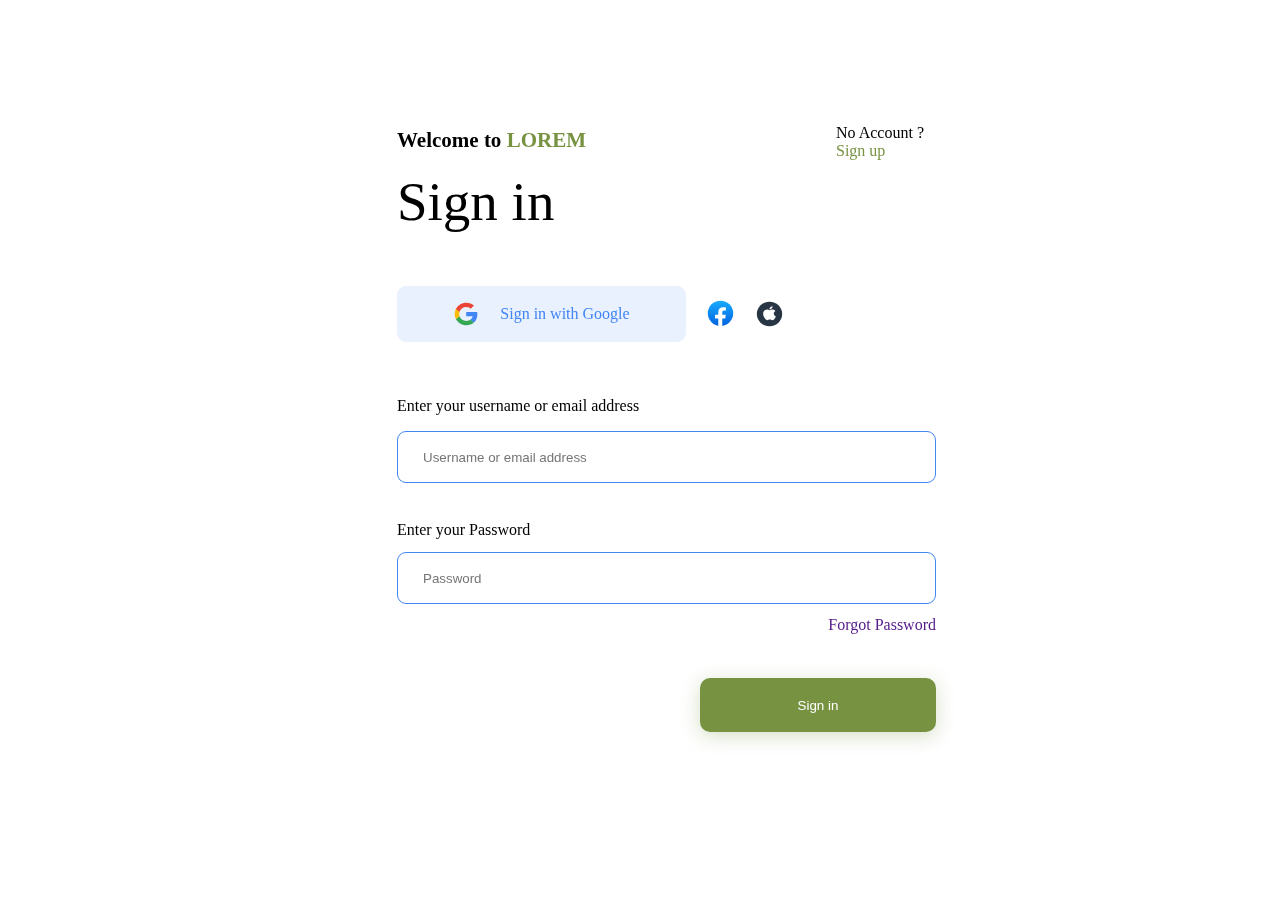
<file: index.html>
<!DOCTYPE html>
<html lang="en">
  <head>
    <meta charset="UTF-8" />
    <meta name="viewport" content="width=device-width, initial-scale=1.0" />
    <link rel="stylesheet" href="style.css" />
    <title>Document</title>
  </head>

  <body>
    <div class="bg"></div>
    <div class="log">
      <div class="start">
        <h3>Welcome to <span>LOREM</span></h3>
        <p>No Account ? <a href="index1.html">Sign up</a></p>
      </div>
      <h1>Sign in</h1>
      <div class="links">
        <div class="links__gl">
          <div>
            <svg
              width="26.000000"
              height="26.000000"
              viewBox="0 0 26 26"
              fill="none"
              xmlns="http://www.w3.org/2000/svg"
              xmlns:xlink="http://www.w3.org/1999/xlink"
            >
              <desc>Created with Pixso.</desc>
              <defs>
                <clipPath id="clip31_5">
                  <rect
                    id="google"
                    width="26.000000"
                    height="26.000000"
                    fill="white"
                    fill-opacity="0"
                  />
                </clipPath>
              </defs>
              <rect
                id="google"
                width="26.000000"
                height="26.000000"
                fill="#FFFFFF"
                fill-opacity="0"
              />
              <g clip-path="url(#clip31_5)">
                <path
                  id="vector"
                  d="M24.3761 13.2524C24.3761 12.3174 24.2987 11.6348 24.1311 10.927L13.2333 10.927L13.2333 15.1484L19.6301 15.1484C19.5011 16.1975 18.8047 17.7773 17.257 18.8389L17.2354 18.9802L20.681 21.5962L20.9198 21.6194C23.1122 19.6353 24.3761 16.7156 24.3761 13.2524Z"
                  fill="#4285F4"
                  fill-opacity="1.000000"
                  fill-rule="nonzero"
                />
                <path
                  id="vector"
                  d="M13.2326 24.3748C16.3664 24.3748 18.9973 23.3638 20.919 21.6196L17.2563 18.8389C16.2762 19.5088 14.9607 19.9763 13.2326 19.9763C10.1631 19.9763 7.55801 17.9922 6.62936 15.2495L6.49324 15.2607L2.91039 17.9783L2.86353 18.106C4.77223 21.8218 8.69286 24.3748 13.2326 24.3748Z"
                  fill="#34A853"
                  fill-opacity="1.000000"
                  fill-rule="nonzero"
                />
                <path
                  id="vector"
                  d="M6.63007 15.2495C6.38504 14.5417 6.24323 13.7834 6.24323 12.9998C6.24323 12.2163 6.38504 11.458 6.61719 10.7502L6.61069 10.5994L2.98291 7.83838L2.86423 7.8938C2.07756 9.43579 1.62616 11.1672 1.62616 12.9998C1.62616 14.8325 2.07756 16.564 2.86423 18.106L6.63007 15.2495Z"
                  fill="#FBBC05"
                  fill-opacity="1.000000"
                  fill-rule="nonzero"
                />
                <path
                  id="vector"
                  d="M13.2326 6.02319C15.4122 6.02319 16.8824 6.94604 17.7207 7.71704L20.9965 4.58252C18.9846 2.74976 16.3665 1.625 13.2326 1.625C8.69289 1.625 4.77223 4.17798 2.86353 7.8938L6.61649 10.7502C7.55804 8.00757 10.1632 6.02319 13.2326 6.02319Z"
                  fill="#EB4335"
                  fill-opacity="1.000000"
                  fill-rule="nonzero"
                />
              </g>
            </svg>
            <p>Sign in with Google</p>
          </div>
        </div>
        <div>
          <svg
            width="29.000000"
            height="29.000000"
            viewBox="0 0 29 29"
            fill="none"
            xmlns="http://www.w3.org/2000/svg"
            xmlns:xlink="http://www.w3.org/1999/xlink"
          >
            <desc>Created with Pixso.</desc>
            <defs>
              <linearGradient
                id="paint_linear_4_47_0"
                x1="14.499999"
                y1="0.652588"
                x2="14.499999"
                y2="25.952328"
                gradientUnits="userSpaceOnUse"
              >
                <stop stop-color="#18ACFE" />
                <stop offset="1.000000" stop-color="#0163E0" />
              </linearGradient>
            </defs>
            <circle
              id="bg"
              cx="14.500000"
              cy="13.340088"
              r="12.687499"
              fill="url(#paint_linear_4_47_0)"
              fill-opacity="1.000000"
            />
            <path
              id="f"
              d="M19.2249 18.3801L19.7885 14.7991L16.2628 14.7991L16.2628 12.4763C16.2628 11.4963 16.7545 10.5408 18.3336 10.5408L19.9375 10.5408L19.9375 7.49194C19.9375 7.49194 18.4825 7.25 17.0921 7.25C14.1872 7.25 12.2903 8.96558 12.2903 12.0698L12.2903 14.7991L9.0625 14.7991L9.0625 18.3801L12.2903 18.3801L12.2903 27.0376C12.9383 27.1367 13.6012 27.1875 14.2766 27.1875C14.9519 27.1875 15.6148 27.1367 16.2628 27.0376L16.2628 18.3801L19.2249 18.3801Z"
              fill="#FFFFFF"
              fill-opacity="1.000000"
              fill-rule="nonzero"
            />
          </svg>
        </div>
        <div>
          <svg
            width="29.000000"
            height="28.000000"
            viewBox="0 0 29 28"
            fill="none"
            xmlns="http://www.w3.org/2000/svg"
            xmlns:xlink="http://www.w3.org/1999/xlink"
          >
            <desc>Created with Pixso.</desc>
            <defs>
              <clipPath id="clip31_17">
                <rect
                  id="apple"
                  width="29.000000"
                  height="28.000000"
                  fill="white"
                  fill-opacity="0"
                />
              </clipPath>
            </defs>
            <rect
              id="apple"
              width="29.000000"
              height="28.000000"
              fill="#FFFFFF"
              fill-opacity="0"
            />
            <g clip-path="url(#clip31_17)">
              <path
                id="bg"
                d="M27.1875 14C27.1875 20.762 21.5098 26.25 14.5 26.25C7.49017 26.25 1.8125 20.762 1.8125 14C1.8125 7.23193 7.49017 1.75 14.5 1.75C21.5098 1.75 27.1875 7.23193 27.1875 14Z"
                fill="#283544"
                fill-opacity="1.000000"
                fill-rule="nonzero"
              />
              <path
                id="apple"
                d="M20.4469 10.9001C20.3777 10.9392 18.7296 11.7622 18.7296 13.5869C18.8072 15.6677 20.8094 16.3977 20.8438 16.3977C20.8094 16.4365 20.5415 17.3918 19.7478 18.3931C19.1179 19.2554 18.4188 20.125 17.3572 20.125C16.3474 20.125 15.9849 19.5503 14.8197 19.5503C13.5684 19.5503 13.2144 20.125 12.2563 20.125C11.1947 20.125 10.4438 19.2087 9.7796 18.3545C8.91669 17.2363 8.18323 15.4814 8.15735 13.7966C8.13989 12.9036 8.33014 12.0261 8.81311 11.2805C9.49475 10.2397 10.7117 9.53345 12.0407 9.51001C13.059 9.47925 13.9652 10.1389 14.5867 10.1389C15.1822 10.1389 16.2956 9.51001 17.5554 9.51001C18.0991 9.5105 19.5491 9.65796 20.4469 10.9001ZM14.5005 9.33179C14.3193 8.51636 14.8197 7.70093 15.2858 7.18091C15.8813 6.552 16.8219 6.125 17.633 6.125C17.6848 6.94043 17.3566 7.73999 16.7701 8.32251C16.2438 8.95142 15.3376 9.42505 14.5005 9.33179Z"
                fill="#FFFFFF"
                fill-opacity="1.000000"
                fill-rule="nonzero"
              />
            </g>
          </svg>
        </div>
      </div>
      <form>
        <div class="email">
          <label for="adress">Enter your username or email address</label>
          <input type="adress" placeholder="Username or email address" />
        </div>
        <div class="password">
          <label for="password">Enter your Password</label>
          <input type="password" placeholder="Password" />
        </div>
        <div class="last">
          <a href="">Forgot Password</a>
          <input type="submit" value="Sign in" />
        </div>
      </form>
    </div>
  </body>
</html>
</file>
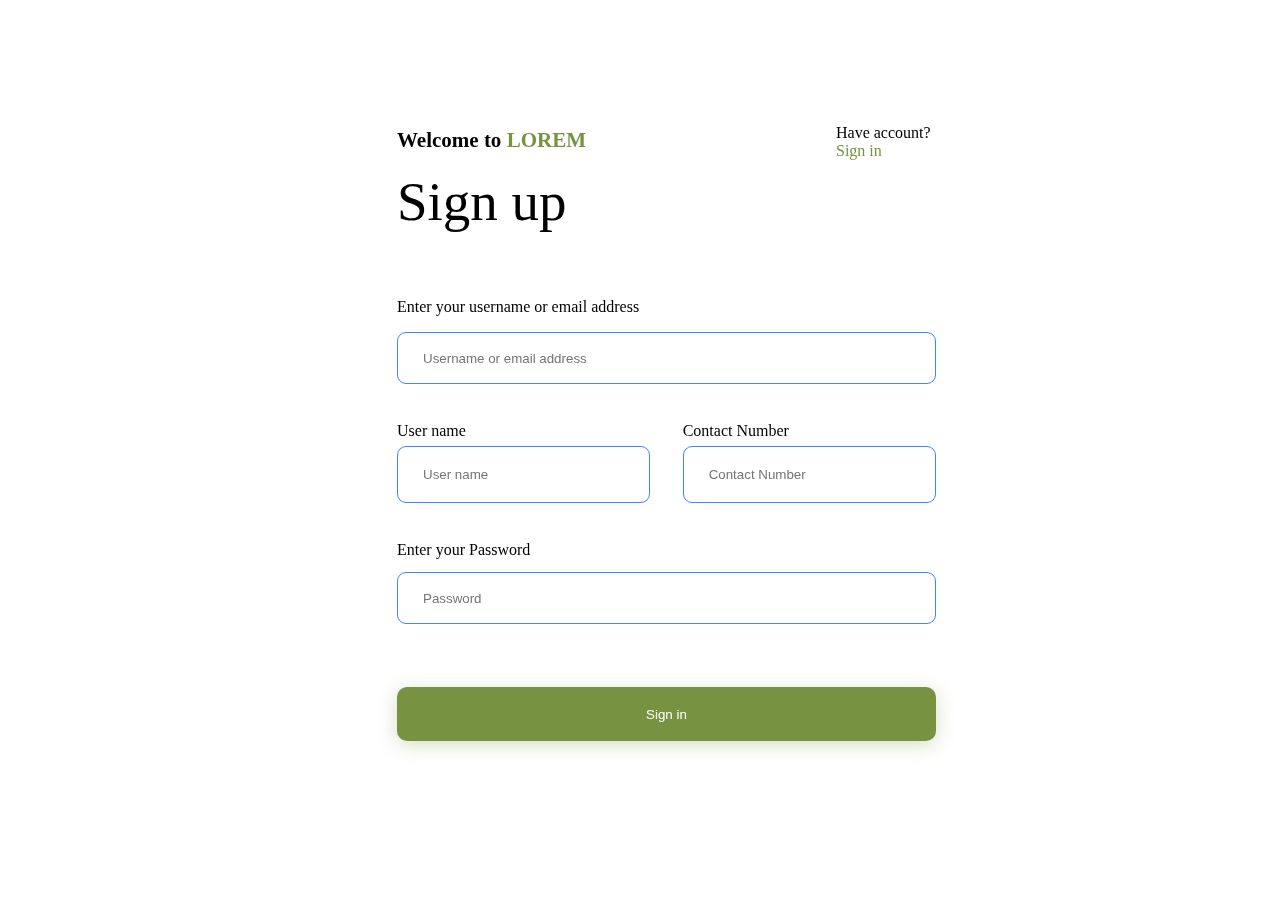
<file: index1.html>
<!DOCTYPE html>
<html lang="en">
  <head>
    <meta charset="UTF-8" />
    <meta name="viewport" content="width=device-width, initial-scale=1.0" />
    <link rel="stylesheet" href="style1.css" />
    <title>Document</title>
  </head>
  <body>
    <div class="bg"></div>
    <div class="log">
      <div class="start">
        <h3>Welcome to <span>LOREM</span></h3>
        <p>Have account? <a href="index.html">Sign in</a></p>
      </div>
      <h1>Sign up</h1>
      <form>
        <div class="email">
          <label for="adress">Enter your username or email address</label>
          <input type="adress" placeholder="Username or email address" />
        </div>
        <div class="info">
          <div class="name">
            <label for="name">User name</label>
            <input type="name" placeholder="User name" />
          </div>
          <div class="numder">
            <label for="numder">Contact Number</label>
            <input type="numder" placeholder="Contact Number" />
          </div>
        </div>
        <div class="password">
          <label for="password">Enter your Password</label>
          <input type="password" placeholder="Password" />
        </div>
        <div class="last">
          <input type="submit" value="Sign in" />
        </div>
      </form>
    </div>
  </body>
</html>
</file>
<file: style.css>
*{
    margin: 0;
    padding: 0;
}

.bg{
    background-image: url('https://media.discordapp.net/attachments/1160603698330861680/1216127472253276240/the-interior-has-a-armchair-on-empty-white-wall-background-3d-rendering_1.png?ex=65ff41f7&is=65ecccf7&hm=61b98432d2798d69a412e6474b56324f41319f5837d8f0af657c41e4a11d1abb&=&format=webp&quality=lossless&width=1195&height=672');
    position: fixed;
    width:100%;
    height:100vh;
    background-size: cover;
}

.log{
    position: absolute;
width: 539px;
height: 741px;
right: 300px;
top: 80px;
border-radius: 40px;
background: rgba(255, 255, 255, 0.75);
padding: 44px;
}
.start{
    display: flex;
    justify-content: space-between;
}
.start>p{
    width: 100px;
}
.start>h3{
    font-family: Poppins;
font-size: 21px;
font-weight: 600;
line-height: 32px;
letter-spacing: 0%;
text-align: left;
}
.start>h3>span,
.start>p>a{
    color: rgb(119, 147, 65);
    text-decoration: none;
}

.log>h1{
    color: rgb(0, 0, 0);
    font-family: Poppins;
    font-size: 55px;
    font-weight: 500;
    line-height: 83px;
    letter-spacing: 0%;
    text-align: left; 
}
.links{
    display: flex;
    gap: 20px;
    margin-top:43px;
}
.links__gl>div{
    display: flex;
    gap: 21px;
    flex-wrap: nowrap;
    align-items: center;
}
.links__gl{
    display: flex;
    padding: 15px 32px;
    border-radius: 9px;
background: rgb(233, 241, 255);
width: 225px;
}
.links__gl>div>p{
    color: rgb(66, 133, 244);
font-family: Poppins;
font-size: 16px;
font-weight: 400;
line-height: 24px;
letter-spacing: 0%;
text-align: left;
}
.links>div{
    display: flex;
    justify-content: center;
    align-items: center; 
}
form>.email{
display: flex;
flex-direction: column;
flex-wrap: wrap;
}
form>.password{
display: flex;
flex-direction: column;
flex-wrap: wrap; 
}
form{
    margin-top: 52px;
}
form>.email>input{
box-sizing: border-box;
border: 1px solid rgb(66, 133, 244);
border-radius: 9px;
background: rgb(255, 255, 255);
width: 100%;
height: 52px;
margin-top: 13px;
padding: 25px;
}
form>.password>input{
    box-sizing: border-box;
    border: 1px solid rgb(66, 133, 244);
    border-radius: 9px;
    background: rgb(255, 255, 255);
    width: 100%;
    height: 52px;
    margin-top: 13px;
    padding: 25px;
}
form>.email>label{
    color: rgb(0, 0, 0);
font-family: Poppins;
font-size: 16px;
font-weight: 400;
line-height: 24px;
letter-spacing: 0%;
text-align: left;
}
.password{
    margin-top: 38px;
}
form>.last>input{
border-radius: 10px;
box-shadow: 0px 4px 19px 0px rgba(119, 147, 65, 0.3);
background: rgb(119, 147, 65);
width: 236px;
height: 54px;
color: white;
border: none;
}
form>.last{
    display: flex;
    flex-flow: column;
align-items: end;
gap: 44px;
margin-top: 12px;

}
form>.last>a { 
    text-decoration: none;
   } 

   @media screen  and (max-width:1240px ){
    .log{
        left:50%;
        top: 50%;
        transform:translate(-50%,-50%) ;
    }
}
@media screen  and (max-width:630px ){
    .log{
        right: 0%;
        left:0%;
        top: 0%;
        transform:translate(0%,0px) ;
        width: 70% !important;
        margin: 0 auto;
        position: relative;
        
    }
}
</file>
<file: style1.css>
*{
    margin: 0;
    padding: 0;
}
.bg{
    background-image: url('https://media.discordapp.net/attachments/1160603698330861680/1216127472253276240/the-interior-has-a-armchair-on-empty-white-wall-background-3d-rendering_1.png?ex=65ff41f7&is=65ecccf7&hm=61b98432d2798d69a412e6474b56324f41319f5837d8f0af657c41e4a11d1abb&=&format=webp&quality=lossless&width=1195&height=672');
    position: fixed;
    width:100%;
    height:100vh;
    background-size: cover;
}
.log{
    position: absolute;
width: 539px;
height: 741px;
right: 300px;
top: 80px;
border-radius: 40px;
background: rgba(255, 255, 255, 0.75);
padding: 44px;
}
.start{
    display: flex;
    justify-content: space-between;
}
.start>p{
    width: 100px;
}
.start>h3{
    font-family: Poppins;
font-size: 21px;
font-weight: 600;
line-height: 32px;
letter-spacing: 0%;
text-align: left;
}
.start>h3>span,
.start>p>a{
    color: rgb(119, 147, 65);
    text-decoration: none;
}
.log>h1{
    color: rgb(0, 0, 0);
    font-family: Poppins;
    font-size: 55px;
    font-weight: 500;
    line-height: 83px;
    letter-spacing: 0%;
    text-align: left; 
}
form>.email{
    display: flex;
    flex-direction: column;
    flex-wrap: wrap;
    }
    form>.password{
    display: flex;
    flex-direction: column;
    flex-wrap: wrap; 
    }
    form{
        margin-top: 52px;
    }
    form>.email>input{
    box-sizing: border-box;
    border: 1px solid rgb(66, 133, 244);
    border-radius: 9px;
    background: rgb(255, 255, 255);
    width: 100%;
    height: 52px;
    margin-top: 13px;
    padding: 25px;
    }
    form>.password>input{
        box-sizing: border-box;
        border: 1px solid rgb(66, 133, 244);
        border-radius: 9px;
        background: rgb(255, 255, 255);
        width: 100%;
        height: 52px;
        margin-top: 13px;
        padding: 25px;
    }
    form>.email>label{
        color: rgb(0, 0, 0);
    font-family: Poppins;
    font-size: 16px;
    font-weight: 400;
    line-height: 24px;
    letter-spacing: 0%;
    text-align: left;
    }
    .password{
        margin-top: 38px;
    }
    form>.last>input{
    border-radius: 10px;
    box-shadow: 0px 4px 19px 0px rgba(119, 147, 65, 0.3);
    background: rgb(119, 147, 65);
    width: 100%;
    height: 54px;
    color: white;
    border: none;
    }
    form>.last{
        display: flex;
        flex-flow: column;
    align-items: end;
    gap: 44px;
    margin-top: 63px;
    
    }
    form>.info{
        display: flex;
        justify-content: space-between;
        margin-top: 35px;
    } 
form>.info>.name{
    display: flex;
    flex-direction: column;
    flex-wrap: wrap;
    width: 47%;
}   
form>.info>.numder{
    display: flex;
    flex-direction: column;
    flex-wrap: wrap;
    width: 47%;

}  
form>.info>.name>label{
    color: rgb(0, 0, 0);
    font-family: Poppins;
    font-size: 16px;
    font-weight: 400;
    line-height: 24px;
    letter-spacing: 0%;
    text-align: left;
    margin-bottom: -10px;
} 
form>.info>.numder>label{
    color: rgb(0, 0, 0);
    font-family: Poppins;
    font-size: 16px;
    font-weight: 400;
    line-height: 24px;
    letter-spacing: 0%;
    text-align: left;
    margin-bottom: -10px;
} 
form>.info>.name>input{
    box-sizing: border-box;
    border: 1px solid rgb(66, 133, 244);
    border-radius: 9px;
    background: rgb(255, 255, 255);
    width: 100%;
    height: 57px;
    margin-top: 13px;
    padding: 25px;
}
form>.info>.numder>input{
    box-sizing: border-box;
    border: 1px solid rgb(66, 133, 244);
    border-radius: 9px;
    background: rgb(255, 255, 255);
    width: 100%;
    height: 57px;
    margin-top: 13px;
    padding: 25px;
}
@media screen  and (max-width:1240px ){
    .log{
        left:50%;
        top: 50%;
        transform:translate(-50%,-50%) ;
    }
}
@media screen  and (max-width:630px ){
    .log{
        right: 0%;
        left:0%;
        top: 0%;
        transform:translate(0%,0px) ;
        width: 70% !important;
        margin: 0 auto;
        position: relative;
        
    }
}
</file>
